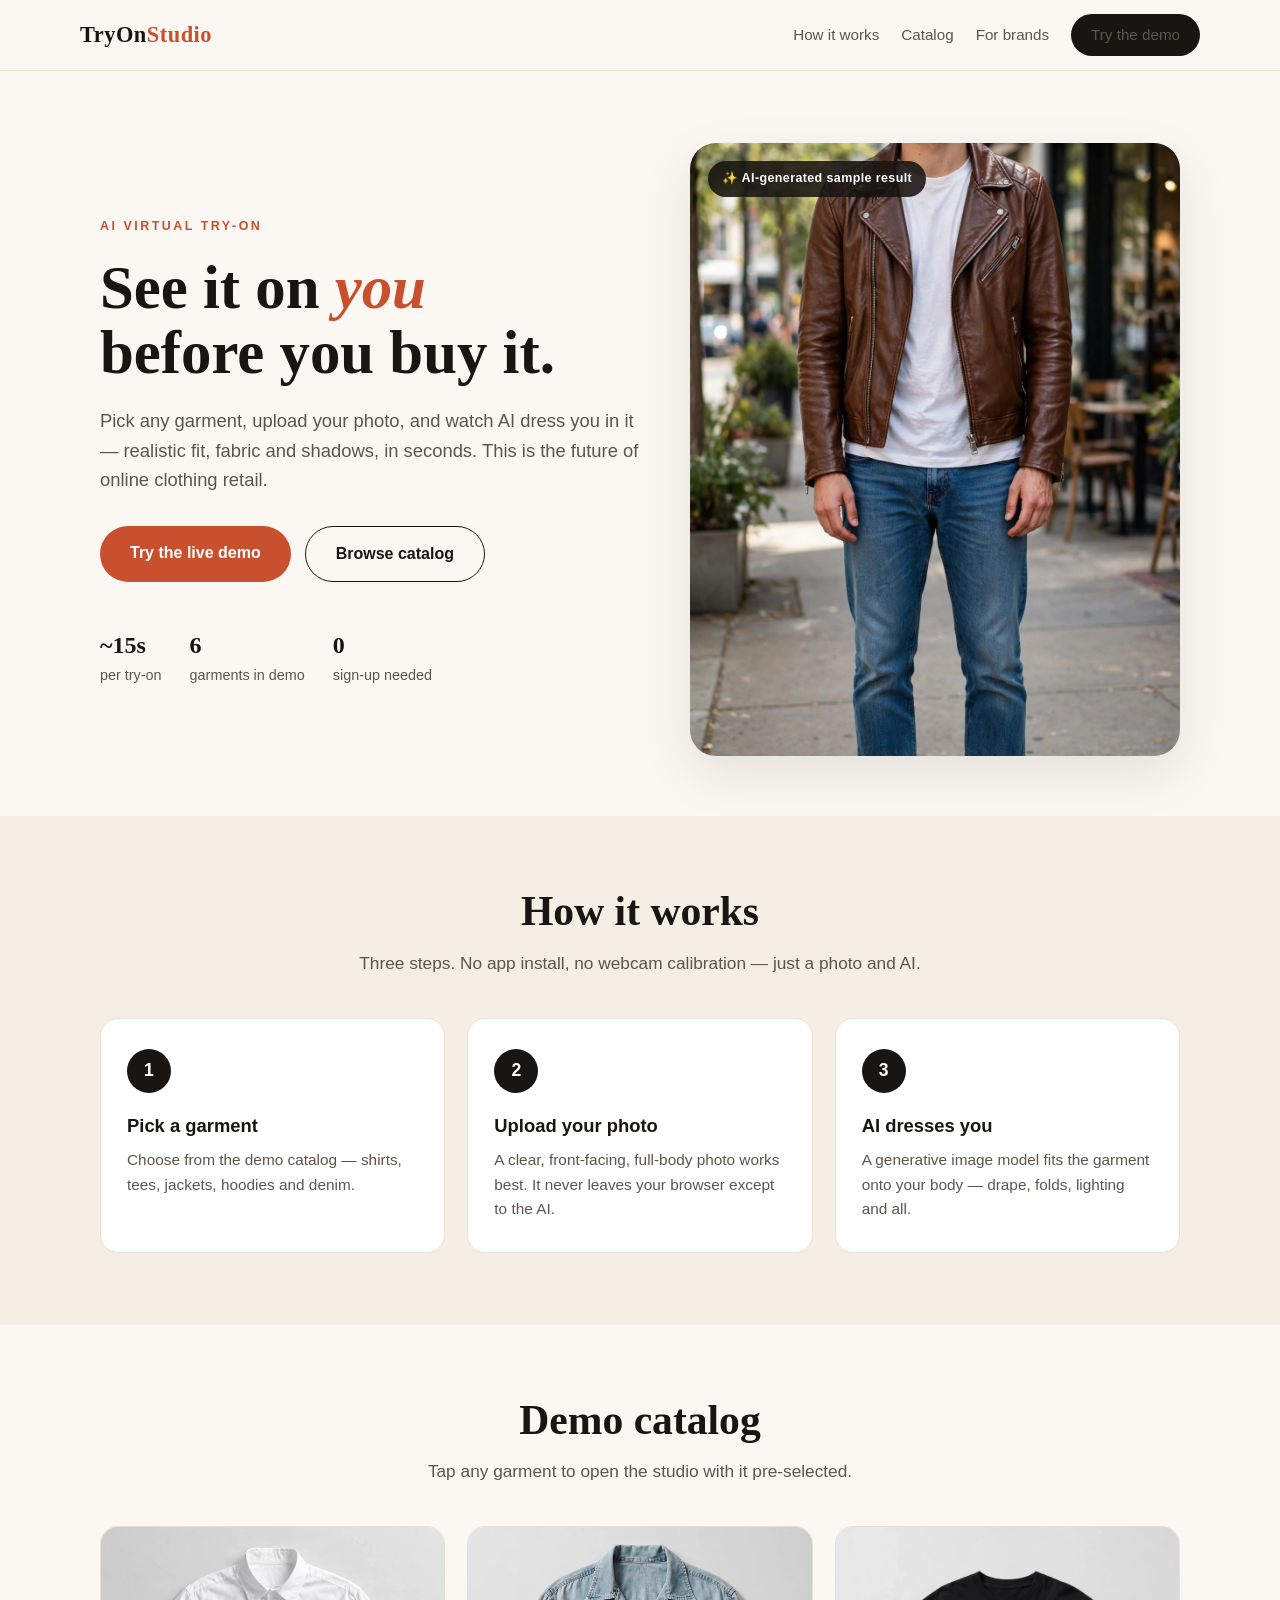
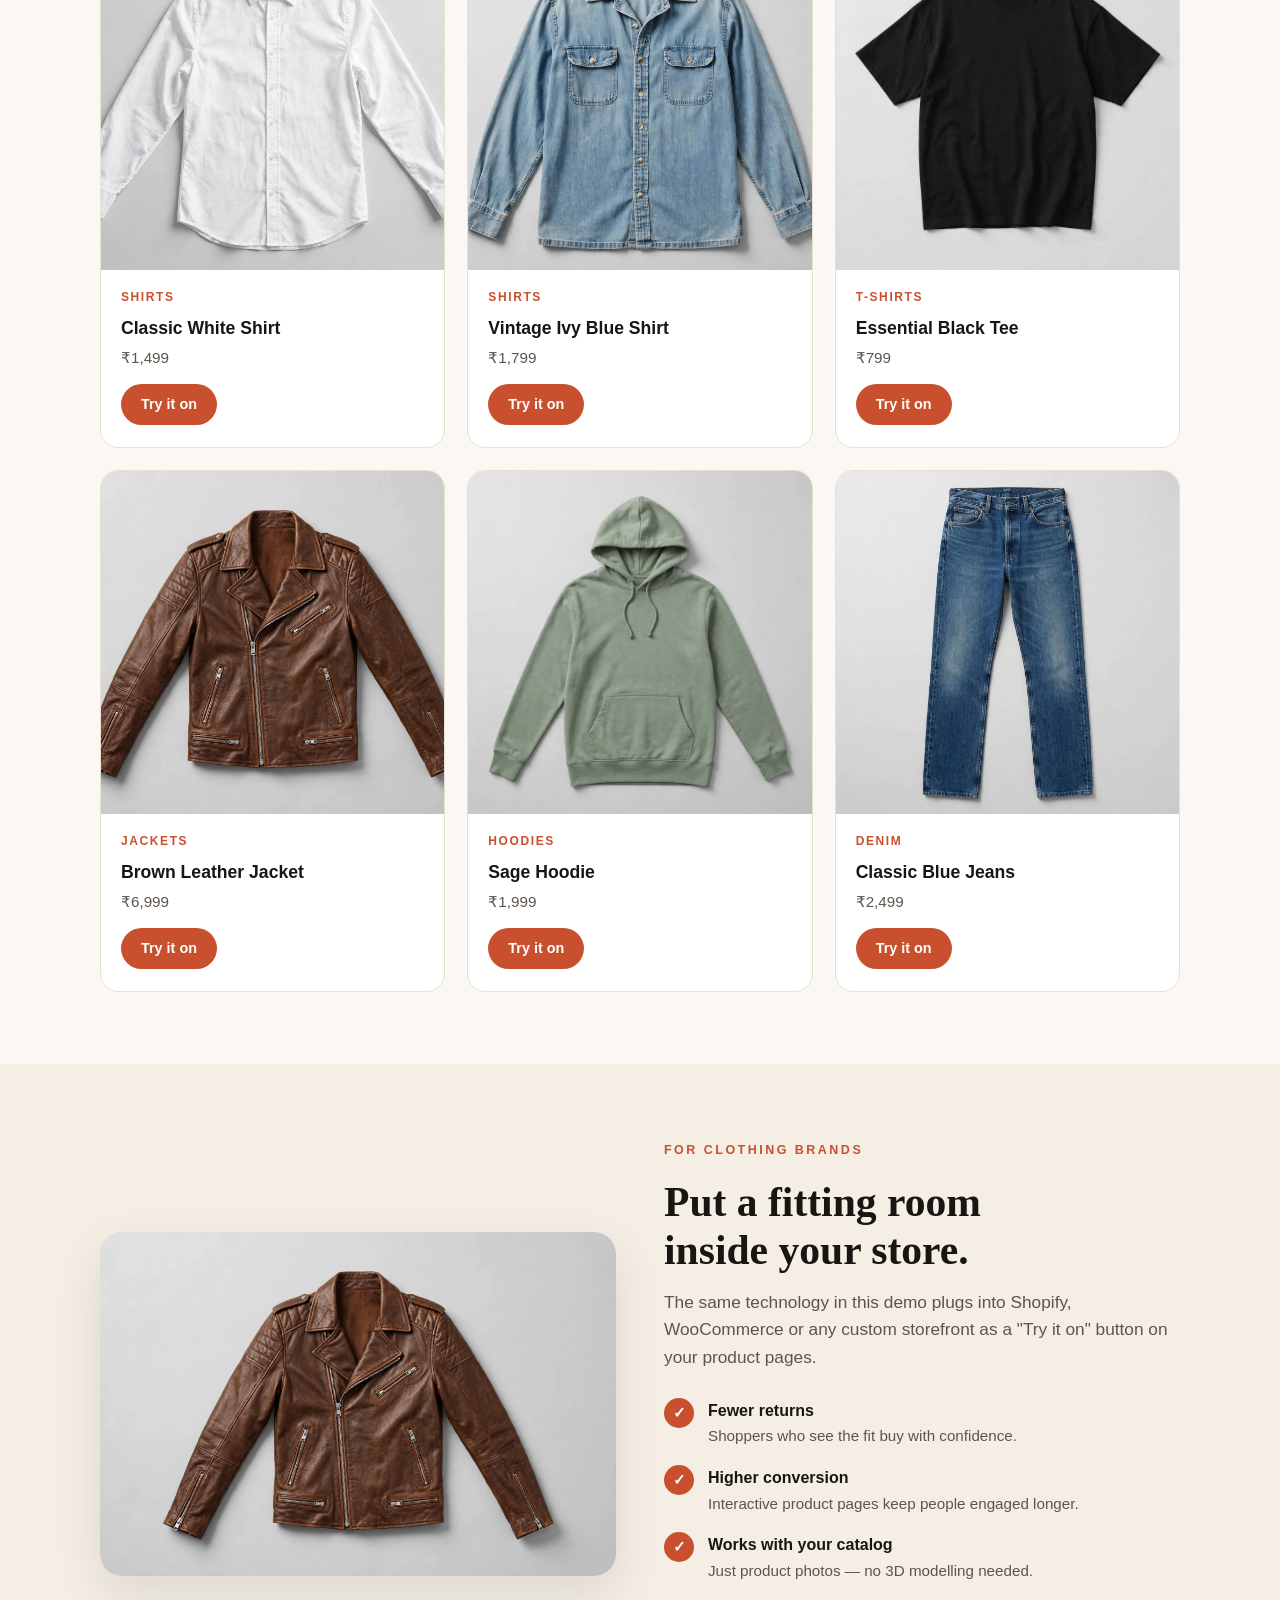
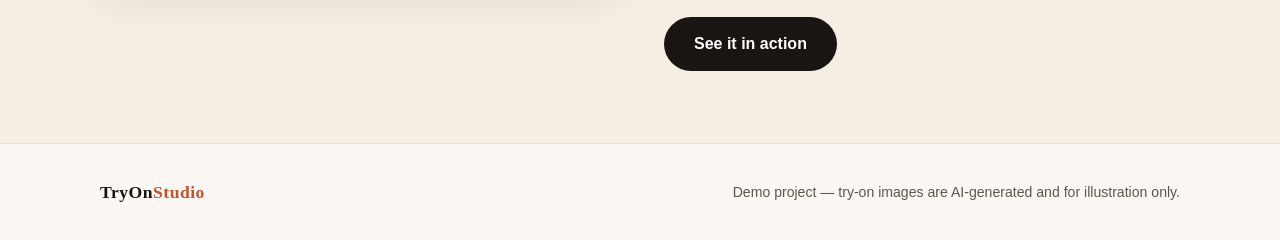
<file: index.html>
<!DOCTYPE html>
<html lang="en">
<head>
  <meta charset="UTF-8" />
  <meta name="viewport" content="width=device-width, initial-scale=1.0" />
  <title>TryOn Studio — AI Virtual Try-On for Clothing Brands</title>
  <meta name="description" content="See it on you before you buy it. AI-powered virtual try-on demo for clothing brands." />
  <link rel="stylesheet" href="styles.css" />
</head>
<body>

  <nav class="nav">
    <div class="wrap nav-inner">
      <a class="logo" href="index.html">TryOn<span>Studio</span></a>
      <div class="nav-links">
        <a href="#how">How it works</a>
        <a href="#catalog">Catalog</a>
        <a href="#brands">For brands</a>
        <a class="btn btn-sm" href="studio.html">Try the demo</a>
      </div>
    </div>
  </nav>

  <header class="hero">
    <div class="wrap hero-grid">
      <div>
        <span class="eyebrow">AI Virtual Try-On</span>
        <h1>See it on <em>you</em><br />before you buy it.</h1>
        <p class="lead">
          Pick any garment, upload your photo, and watch AI dress you in it —
          realistic fit, fabric and shadows, in seconds. This is the future of
          online clothing retail.
        </p>
        <div class="hero-cta">
          <a class="btn btn-accent" href="studio.html">Try the live demo</a>
          <a class="btn btn-ghost" href="#catalog">Browse catalog</a>
        </div>
        <div class="trust-row">
          <div><strong>~15s</strong>per try-on</div>
          <div><strong>6</strong>garments in demo</div>
          <div><strong>0</strong>sign-up needed</div>
        </div>
      </div>
      <div class="hero-visual">
        <span class="badge-ai">AI-generated sample result</span>
        <img class="main" src="assets/sample-tryon-result.jpg" alt="AI virtual try-on sample — model wearing a brown leather jacket" />
      </div>
    </div>
  </header>

  <section class="section alt" id="how">
    <div class="wrap">
      <div class="center">
        <h2>How it works</h2>
        <p class="sub">Three steps. No app install, no webcam calibration — just a photo and AI.</p>
      </div>
      <div class="steps">
        <div class="step">
          <div class="num">1</div>
          <h3>Pick a garment</h3>
          <p>Choose from the demo catalog — shirts, tees, jackets, hoodies and denim.</p>
        </div>
        <div class="step">
          <div class="num">2</div>
          <h3>Upload your photo</h3>
          <p>A clear, front-facing, full-body photo works best. It never leaves your browser except to the AI.</p>
        </div>
        <div class="step">
          <div class="num">3</div>
          <h3>AI dresses you</h3>
          <p>A generative image model fits the garment onto your body — drape, folds, lighting and all.</p>
        </div>
      </div>
    </div>
  </section>

  <section class="section" id="catalog">
    <div class="wrap">
      <div class="center">
        <h2>Demo catalog</h2>
        <p class="sub">Tap any garment to open the studio with it pre-selected.</p>
      </div>
      <div class="catalog-grid" id="catalogGrid"></div>
    </div>
  </section>

  <section class="section alt" id="brands">
    <div class="wrap brand-grid">
      <div>
        <img src="assets/garment-brown-leather-jacket.jpg" alt="Brown leather jacket product photo" />
      </div>
      <div>
        <span class="eyebrow">For clothing brands</span>
        <h2>Put a fitting room<br />inside your store.</h2>
        <p class="sub" style="margin-bottom:0">
          The same technology in this demo plugs into Shopify, WooCommerce or any
          custom storefront as a "Try it on" button on your product pages.
        </p>
        <ul class="perks">
          <li>
            <span class="tick">✓</span>
            <div><strong>Fewer returns</strong><span>Shoppers who see the fit buy with confidence.</span></div>
          </li>
          <li>
            <span class="tick">✓</span>
            <div><strong>Higher conversion</strong><span>Interactive product pages keep people engaged longer.</span></div>
          </li>
          <li>
            <span class="tick">✓</span>
            <div><strong>Works with your catalog</strong><span>Just product photos — no 3D modelling needed.</span></div>
          </li>
        </ul>
        <a class="btn" href="studio.html">See it in action</a>
      </div>
    </div>
  </section>

  <footer>
    <div class="wrap foot">
      <a class="logo" href="index.html" style="font-size:1.1rem">TryOn<span>Studio</span></a>
      <p>Demo project — try-on images are AI-generated and for illustration only.</p>
    </div>
  </footer>

  <script src="assets/garments.js"></script>
  <script>
    // Render the catalog grid from the shared garment list
    const grid = document.getElementById("catalogGrid");
    window.GARMENTS.forEach((g) => {
      const card = document.createElement("div");
      card.className = "card";
      card.innerHTML = `
        <div class="thumb"><img src="${g.img}" alt="${g.name}" loading="lazy" /></div>
        <div class="card-body">
          <div class="cat">${g.category}</div>
          <h3>${g.name}</h3>
          <div class="price">${g.price}</div>
          <a class="btn btn-sm btn-accent" href="studio.html?g=${g.id}">Try it on</a>
        </div>`;
      grid.appendChild(card);
    });
  </script>
</body>
</html>
</file>
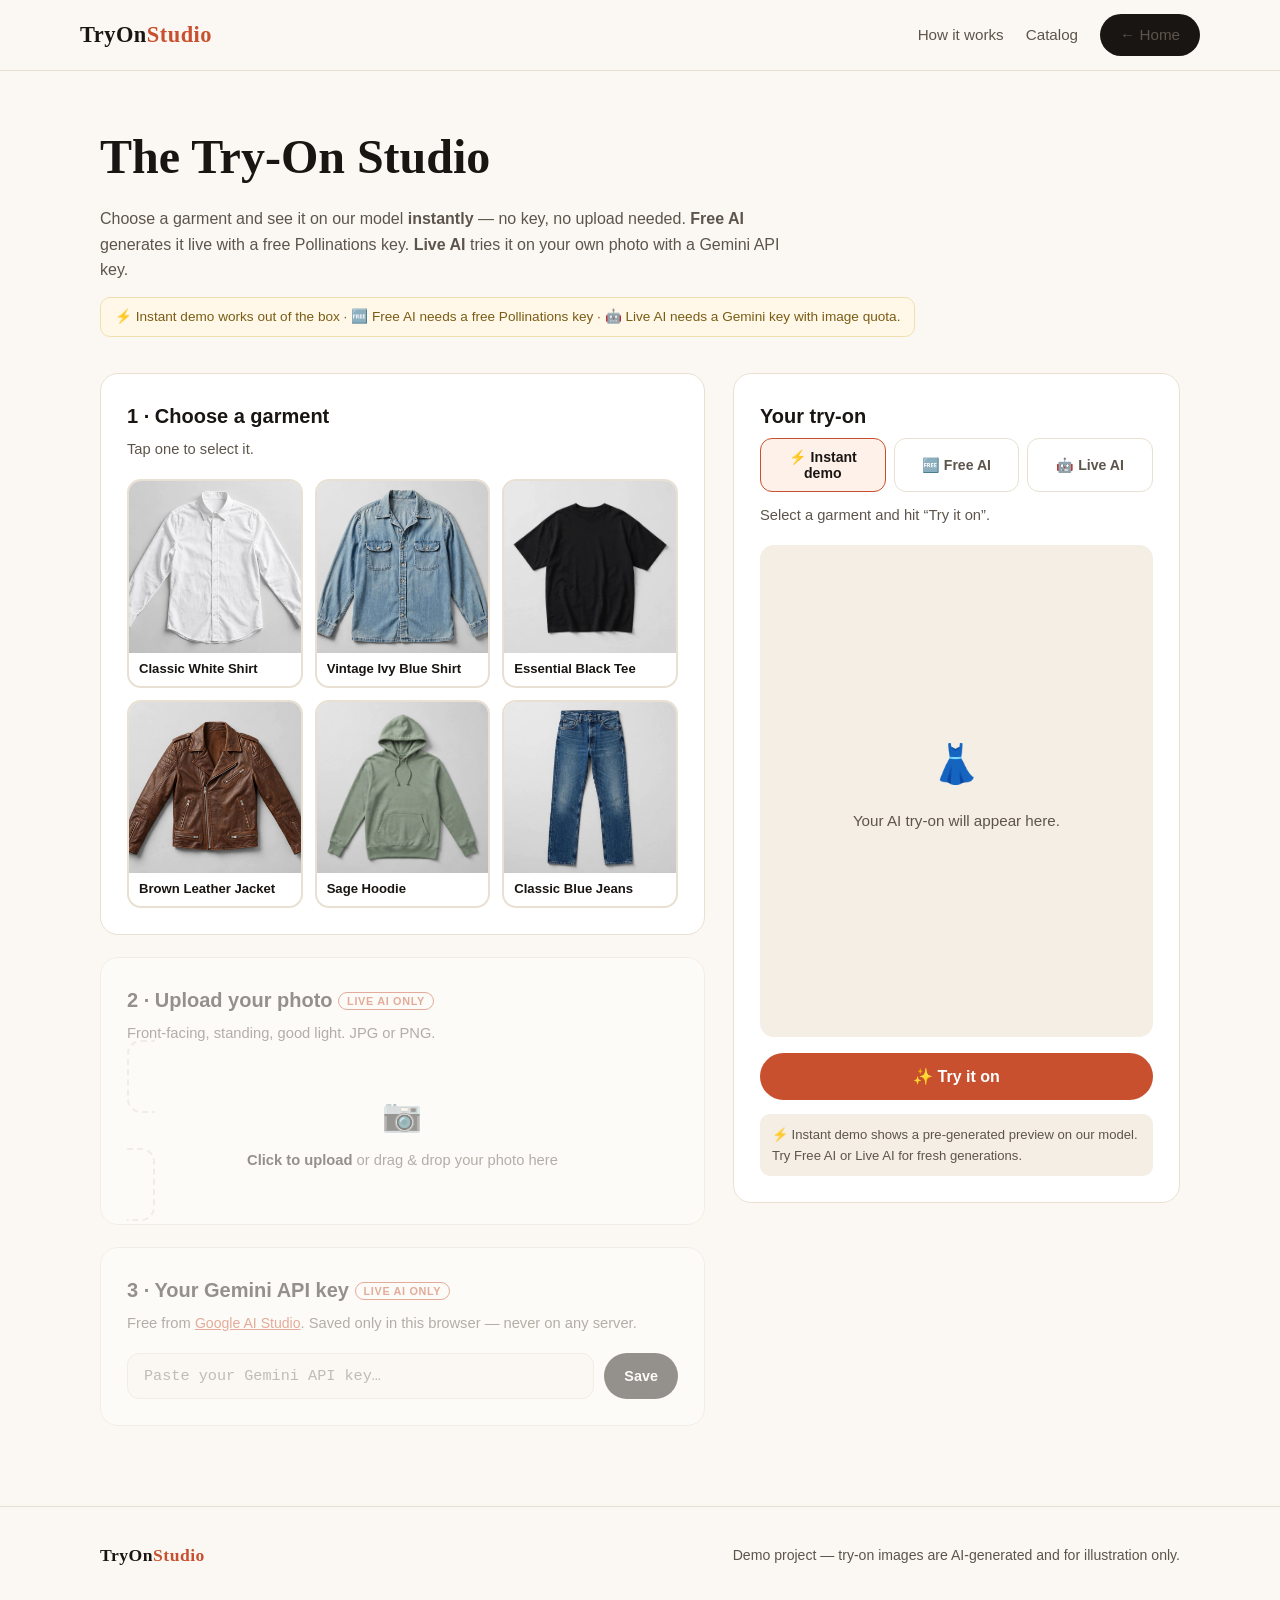
<file: studio.html>
<!DOCTYPE html>
<html lang="en">
<head>
  <meta charset="UTF-8" />
  <meta name="viewport" content="width=device-width, initial-scale=1.0" />
  <title>Try-On Studio — Virtual Try-On Demo</title>
  <meta name="description" content="Upload your photo, pick a garment, and let AI show you wearing it." />
  <link rel="stylesheet" href="styles.css" />
</head>
<body>

  <nav class="nav">
    <div class="wrap nav-inner">
      <a class="logo" href="index.html">TryOn<span>Studio</span></a>
      <div class="nav-links">
        <a href="index.html#how">How it works</a>
        <a href="index.html#catalog">Catalog</a>
        <a class="btn btn-sm" href="index.html">← Home</a>
      </div>
    </div>
  </nav>

  <div class="wrap">
    <div class="studio-head">
      <h1>The Try-On Studio</h1>
      <p>Choose a garment and see it on our model <strong>instantly</strong> — no key, no upload needed. <strong>Free AI</strong> generates it live with a free Pollinations key. <strong>Live AI</strong> tries it on your own photo with a Gemini API key.</p>
      <span class="key-note">⚡ Instant demo works out of the box · 🆓 Free AI needs a free Pollinations key · 🤖 Live AI needs a Gemini key with image quota.</span>
    </div>

    <div class="studio-grid">
      <!-- Controls -->
      <div>
        <div class="panel">
          <h2>1 · Choose a garment</h2>
          <p class="hint">Tap one to select it.</p>
          <div class="pick-grid" id="pickGrid"></div>
        </div>

        <div class="panel" id="photoPanel">
          <h2>2 · Upload your photo <span class="mode-tag">Live AI only</span></h2>
          <p class="hint">Front-facing, standing, good light. JPG or PNG.</p>
          <label class="upload-zone" id="uploadZone">
            <input type="file" id="photoInput" accept="image/*" />
            <div class="big">📷</div>
            <p><strong>Click to upload</strong> or drag &amp; drop your photo here</p>
          </label>
          <div class="photo-preview" id="photoPreview">
            <img id="photoImg" alt="Your uploaded photo" />
            <button id="removePhoto" type="button">Remove photo ✕</button>
          </div>
        </div>

        <div class="panel" id="keyPanel">
          <h2>3 · Your Gemini API key <span class="mode-tag">Live AI only</span></h2>
          <p class="hint">
            Free from <a class="small-link" href="https://aistudio.google.com/apikey" target="_blank" rel="noopener">Google AI Studio</a>.
            Saved only in this browser — never on any server.
          </p>
          <div class="key-row">
            <input type="password" id="apiKey" placeholder="Paste your Gemini API key…" autocomplete="off" spellcheck="false" />
            <button class="btn btn-sm" id="saveKey" type="button">Save</button>
          </div>
          <div class="key-saved" id="keySaved">✓ Key saved in this browser.</div>
        </div>
      </div>

      <!-- Result -->
      <div class="panel result-panel">
        <h2>Your try-on</h2>
        <div class="mode-toggle">
          <button type="button" class="mode-pill active" id="modeDemo">⚡ Instant demo</button>
          <button type="button" class="mode-pill" id="modeFree">🆓 Free AI</button>
          <button type="button" class="mode-pill" id="modeLive">🤖 Live AI</button>
        </div>
        <div class="free-key-wrap" id="freeKeyWrap" style="display:none">
          <p class="hint">Free key from <a class="small-link" href="https://enter.pollinations.ai/keys" target="_blank" rel="noopener">enter.pollinations.ai</a> — no card needed. Saved only in this browser.</p>
          <div class="key-row">
            <input type="password" id="freeKey" placeholder="Paste your Pollinations API key…" autocomplete="off" spellcheck="false" />
            <button class="btn btn-sm" id="saveFreeKey" type="button">Save</button>
          </div>
          <div class="key-saved" id="freeKeySaved">✓ Key saved in this browser.</div>
        </div>
        <p class="hint" id="selectionHint">Select a garment and hit “Try it on”.</p>
        <div class="result-stage" id="resultStage">
          <div class="placeholder" id="resultPlaceholder">
            <div class="big">👗</div>
            <p>Your AI try-on will appear here.</p>
          </div>
        </div>
        <div class="error-box" id="errorBox"></div>
        <div class="result-actions">
          <button class="btn btn-accent" id="generateBtn" type="button">✨ Try it on</button>
        </div>
        <div class="result-actions" id="afterActions" style="display:none">
          <a class="btn" id="downloadBtn" download="tryon-result.jpg" href="#">⬇ Download</a>
          <button class="btn btn-ghost" id="againBtn" type="button">Try another</button>
        </div>
        <div class="demo-note" id="demoNote">⚡ Instant demo shows a pre-generated preview on our model. Try Free AI or Live AI for fresh generations.</div>
        <div class="demo-note" id="freeNote" style="display:none">🆓 Free AI generates a fresh try-on on our model photo via Pollinations (free key above). Your own photo isn't used in this mode — switch to Live AI for that.</div>
      </div>
    </div>
  </div>

  <footer>
    <div class="wrap foot">
      <a class="logo" href="index.html" style="font-size:1.1rem">TryOn<span>Studio</span></a>
      <p>Demo project — try-on images are AI-generated and for illustration only.</p>
    </div>
  </footer>

  <script src="assets/garments.js"></script>
  <script src="app.js"></script>
</body>
</html>
</file>
<file: styles.css>
/* Virtual Try-On demo — styles */

:root {
  --bg: #fbf8f3;
  --bg-soft: #f4eee4;
  --ink: #191512;
  --ink-soft: #5d554c;
  --accent: #c8502e;
  --accent-dark: #a63e22;
  --card: #ffffff;
  --line: #e8e0d2;
  --radius: 18px;
  --shadow: 0 18px 50px rgba(25, 21, 18, 0.1);
  --font-head: Georgia, "Times New Roman", serif;
  --font-body: -apple-system, BlinkMacSystemFont, "Segoe UI", Roboto, Helvetica, Arial, sans-serif;
}

* { box-sizing: border-box; }

body {
  margin: 0;
  font-family: var(--font-body);
  background: var(--bg);
  color: var(--ink);
  line-height: 1.6;
  -webkit-font-smoothing: antialiased;
}

img { max-width: 100%; display: block; }

.wrap { max-width: 1120px; margin: 0 auto; padding: 0 20px; }

/* ---------- Nav ---------- */
.nav {
  position: sticky; top: 0; z-index: 50;
  background: rgba(251, 248, 243, 0.92);
  backdrop-filter: blur(10px);
  border-bottom: 1px solid var(--line);
}
.nav-inner {
  display: flex; align-items: center; justify-content: space-between;
  padding: 14px 0;
}
.logo {
  font-family: var(--font-head);
  font-size: 1.4rem; font-weight: 700; letter-spacing: 0.5px;
  text-decoration: none; color: var(--ink);
}
.logo span { color: var(--accent); }
.nav-links { display: flex; gap: 22px; align-items: center; }
.nav-links a {
  color: var(--ink-soft); text-decoration: none; font-size: 0.95rem; font-weight: 500;
}
.nav-links a:hover { color: var(--ink); }

/* ---------- Buttons ---------- */
.btn {
  display: inline-block;
  background: var(--ink); color: #fff;
  padding: 14px 30px; border-radius: 999px;
  text-decoration: none; font-weight: 600; font-size: 1rem;
  border: none; cursor: pointer;
  transition: transform 0.15s ease, background 0.15s ease;
}
.btn:hover { background: #000; transform: translateY(-1px); }
.btn-accent { background: var(--accent); }
.btn-accent:hover { background: var(--accent-dark); }
.btn-ghost {
  background: transparent; color: var(--ink);
  border: 1.5px solid var(--ink);
}
.btn-ghost:hover { background: var(--ink); color: #fff; }
.btn-sm { padding: 9px 20px; font-size: 0.9rem; }
.btn:disabled { opacity: 0.5; cursor: not-allowed; transform: none; }

/* ---------- Hero ---------- */
.hero { padding: 72px 0 60px; }
.hero-grid {
  display: grid; grid-template-columns: 1.05fr 0.95fr; gap: 48px;
  align-items: center;
}
.eyebrow {
  display: inline-block;
  font-size: 0.78rem; font-weight: 700; letter-spacing: 2.5px;
  text-transform: uppercase; color: var(--accent);
  margin-bottom: 18px;
}
.hero h1 {
  font-family: var(--font-head);
  font-size: clamp(2.4rem, 5vw, 3.8rem);
  line-height: 1.08; margin: 0 0 20px; font-weight: 700;
}
.hero h1 em { font-style: italic; color: var(--accent); }
.hero p.lead {
  font-size: 1.15rem; color: var(--ink-soft);
  max-width: 34rem; margin: 0 0 32px;
}
.hero-cta { display: flex; gap: 14px; flex-wrap: wrap; }
.hero-visual { position: relative; }
.hero-visual img.main {
  border-radius: 26px; box-shadow: var(--shadow);
  aspect-ratio: 4 / 5; object-fit: cover; width: 100%;
}
.badge-ai {
  position: absolute; top: 18px; left: 18px;
  background: rgba(25, 21, 18, 0.88); color: #fff;
  font-size: 0.78rem; font-weight: 600; letter-spacing: 0.4px;
  padding: 8px 14px; border-radius: 999px;
}
.badge-ai::before { content: "✨ "; }
.trust-row {
  display: flex; gap: 28px; margin-top: 44px; flex-wrap: wrap;
}
.trust-row div { font-size: 0.9rem; color: var(--ink-soft); }
.trust-row strong { display: block; font-size: 1.5rem; color: var(--ink); font-family: var(--font-head); }

/* ---------- Sections ---------- */
.section { padding: 72px 0; }
.section.alt { background: var(--bg-soft); }
.section h2 {
  font-family: var(--font-head);
  font-size: clamp(1.8rem, 3.4vw, 2.6rem);
  margin: 0 0 14px; line-height: 1.15;
}
.section .sub { color: var(--ink-soft); max-width: 40rem; margin: 0 0 40px; font-size: 1.08rem; }
.center { text-align: center; }
.center .sub { margin-left: auto; margin-right: auto; }

/* Steps */
.steps { display: grid; grid-template-columns: repeat(3, 1fr); gap: 22px; }
.step {
  background: var(--card); border: 1px solid var(--line);
  border-radius: var(--radius); padding: 30px 26px;
}
.step .num {
  width: 44px; height: 44px; border-radius: 50%;
  background: var(--ink); color: #fff;
  display: flex; align-items: center; justify-content: center;
  font-weight: 700; font-size: 1.1rem; margin-bottom: 18px;
}
.step h3 { margin: 0 0 8px; font-size: 1.15rem; }
.step p { margin: 0; color: var(--ink-soft); font-size: 0.96rem; }

/* Catalog */
.catalog-grid {
  display: grid; grid-template-columns: repeat(3, 1fr); gap: 22px;
}
.card {
  background: var(--card); border: 1px solid var(--line);
  border-radius: var(--radius); overflow: hidden;
  transition: transform 0.18s ease, box-shadow 0.18s ease;
}
.card:hover { transform: translateY(-4px); box-shadow: var(--shadow); }
.card .thumb { aspect-ratio: 1 / 1; overflow: hidden; background: #eee; }
.card .thumb img { width: 100%; height: 100%; object-fit: cover; transition: transform 0.3s ease; }
.card:hover .thumb img { transform: scale(1.04); }
.card-body { padding: 18px 20px 22px; }
.card-body .cat { font-size: 0.75rem; font-weight: 700; letter-spacing: 1.6px; text-transform: uppercase; color: var(--accent); }
.card-body h3 { margin: 6px 0 4px; font-size: 1.1rem; }
.card-body .price { color: var(--ink-soft); font-size: 0.95rem; margin-bottom: 14px; }

/* Brand section */
.brand-grid { display: grid; grid-template-columns: 1fr 1fr; gap: 48px; align-items: center; }
.brand-grid img { border-radius: 22px; box-shadow: var(--shadow); }
.perks { list-style: none; padding: 0; margin: 26px 0 34px; display: grid; gap: 16px; }
.perks li { display: flex; gap: 14px; align-items: flex-start; }
.perks .tick {
  flex: none; width: 30px; height: 30px; border-radius: 50%;
  background: var(--accent); color: #fff;
  display: flex; align-items: center; justify-content: center; font-weight: 700;
}
.perks strong { display: block; }
.perks span { color: var(--ink-soft); font-size: 0.95rem; }

/* Footer */
footer { border-top: 1px solid var(--line); padding: 34px 0; }
.foot { display: flex; justify-content: space-between; align-items: center; gap: 16px; flex-wrap: wrap; }
.foot p { margin: 0; color: var(--ink-soft); font-size: 0.88rem; }

/* ---------- Studio ---------- */
.studio-head { padding: 48px 0 8px; }
.studio-head h1 { font-family: var(--font-head); font-size: clamp(2rem, 4vw, 3rem); margin: 0 0 10px; }
.studio-head p { color: var(--ink-soft); max-width: 44rem; margin: 0; }
.key-note {
  display: inline-block; margin-top: 14px; font-size: 0.85rem;
  background: #fff8e8; border: 1px solid #f0dfae; color: #7a5c14;
  padding: 8px 14px; border-radius: 10px;
}
.studio-grid {
  display: grid; grid-template-columns: 1.15fr 0.85fr; gap: 28px;
  padding: 28px 0 80px; align-items: start;
}
.panel {
  background: var(--card); border: 1px solid var(--line);
  border-radius: var(--radius); padding: 26px;
}
.panel + .panel { margin-top: 22px; }
.panel h2 { font-size: 1.25rem; margin: 0 0 6px; font-family: var(--font-body); font-weight: 700; }
.panel .hint { color: var(--ink-soft); font-size: 0.92rem; margin: 0 0 18px; }
.pick-grid { display: grid; grid-template-columns: repeat(3, 1fr); gap: 12px; }
.pick {
  border: 2px solid var(--line); border-radius: 14px; overflow: hidden;
  cursor: pointer; background: #fff; padding: 0; text-align: left;
  transition: border-color 0.15s ease, transform 0.15s ease;
  font-family: inherit;
}
.pick:hover { transform: translateY(-2px); }
.pick.selected { border-color: var(--accent); box-shadow: 0 0 0 3px rgba(200, 80, 46, 0.18); }
.pick img { aspect-ratio: 1 / 1; object-fit: cover; width: 100%; }
.pick .pname { font-size: 0.82rem; font-weight: 600; padding: 8px 10px 10px; color: var(--ink); }

.upload-zone {
  border: 2px dashed var(--line); border-radius: 14px;
  padding: 26px; text-align: center; cursor: pointer;
  transition: border-color 0.15s ease, background 0.15s ease;
}
.upload-zone:hover, .upload-zone.dragover { border-color: var(--accent); background: #fff7f2; }
.upload-zone input { display: none; }
.upload-zone .big { font-size: 2rem; margin-bottom: 8px; }
.upload-zone p { margin: 0; color: var(--ink-soft); font-size: 0.92rem; }
.upload-zone p strong { color: var(--ink); }
.photo-preview { margin-top: 16px; display: none; }
.photo-preview.show { display: block; }
.photo-preview img { border-radius: 14px; max-height: 320px; width: 100%; object-fit: cover; }
.photo-preview button {
  margin-top: 10px; background: none; border: none; color: var(--accent);
  font-weight: 600; cursor: pointer; font-size: 0.9rem; padding: 0;
}

.key-row { display: flex; gap: 10px; }
.key-row input {
  flex: 1; padding: 13px 16px; border: 1.5px solid var(--line);
  border-radius: 12px; font-size: 0.95rem; font-family: monospace;
  background: var(--bg);
}
.key-row input:focus { outline: none; border-color: var(--accent); }
.key-saved { font-size: 0.85rem; color: #2e7d32; margin-top: 8px; display: none; }
.key-saved.show { display: block; }
.small-link { font-size: 0.88rem; color: var(--accent); }

/* Result panel */
.result-panel { position: sticky; top: 92px; }
.result-stage {
  background: var(--bg-soft); border-radius: 14px;
  aspect-ratio: 4 / 5; display: flex; align-items: center; justify-content: center;
  overflow: hidden; position: relative; text-align: center;
}
.result-stage .placeholder { padding: 30px; color: var(--ink-soft); font-size: 0.95rem; }
.result-stage .placeholder .big { font-size: 2.4rem; margin-bottom: 10px; }
.result-stage img.out { width: 100%; height: 100%; object-fit: cover; }

/* Mode toggle + demo preview */
.mode-toggle { display: flex; gap: 8px; margin-bottom: 12px; }
.mode-pill {
  flex: 1; padding: 10px 8px; border-radius: 12px; cursor: pointer;
  border: 1.5px solid var(--line); background: #fff; color: var(--ink-soft);
  font-family: var(--font-body); font-weight: 700; font-size: 0.88rem;
  transition: border-color 0.15s, background 0.15s, color 0.15s;
}
.mode-pill.active {
  border-color: var(--accent); background: #fdf1ea; color: var(--ink);
}
.mode-tag {
  font-family: var(--font-body); font-size: 0.68rem; font-weight: 700;
  text-transform: uppercase; letter-spacing: 0.06em; color: var(--accent);
  border: 1px solid var(--accent); border-radius: 999px; padding: 2px 8px;
  vertical-align: middle; white-space: nowrap;
}
.panel.dimmed { opacity: 0.45; }
.demo-badge {
  position: absolute; top: 12px; left: 12px; z-index: 2;
  background: rgba(25, 21, 18, 0.82); color: #fff;
  font-size: 0.75rem; font-weight: 700; padding: 6px 12px; border-radius: 999px;
}
.demo-note {
  margin-top: 14px; font-size: 0.82rem; color: var(--ink-soft);
  background: var(--bg-soft); border-radius: 10px; padding: 10px 12px;
}
.free-key-wrap { margin-bottom: 12px; }
.free-key-wrap .hint { margin-top: 0; }
.spinner {
  width: 46px; height: 46px; border-radius: 50%;
  border: 4px solid var(--line); border-top-color: var(--accent);
  animation: spin 0.9s linear infinite; margin: 0 auto 16px;
}
@keyframes spin { to { transform: rotate(360deg); } }
.status-line { font-weight: 600; }
.result-actions { display: flex; gap: 10px; margin-top: 16px; flex-wrap: wrap; }
.result-actions .btn { flex: 1; text-align: center; }
.error-box {
  display: none; margin-top: 14px; font-size: 0.9rem;
  background: #fdecea; border: 1px solid #f5c6c0; color: #a32c1e;
  padding: 12px 16px; border-radius: 10px;
}
.error-box.show { display: block; }
.sample-link { margin-top: 14px; font-size: 0.9rem; text-align: center; }
.sample-link button {
  background: none; border: none; color: var(--accent);
  font-weight: 600; cursor: pointer; font-size: 0.9rem; text-decoration: underline;
  padding: 0;
}

/* Modal */
.modal {
  display: none; position: fixed; inset: 0; z-index: 100;
  background: rgba(20, 15, 10, 0.8);
  align-items: center; justify-content: center; padding: 20px;
}
.modal.open { display: flex; }
.modal-box {
  background: #fff; border-radius: 20px; max-width: 520px; width: 100%;
  overflow: hidden; box-shadow: var(--shadow);
}
.modal-box img { width: 100%; aspect-ratio: 4 / 5; object-fit: cover; }
.modal-box .mbody { padding: 20px 24px 26px; }
.modal-box .mbody h3 { margin: 0 0 6px; }
.modal-box .mbody p { margin: 0 0 18px; color: var(--ink-soft); font-size: 0.94rem; }

/* Responsive */
@media (max-width: 900px) {
  .hero-grid, .brand-grid, .studio-grid { grid-template-columns: 1fr; }
  .steps { grid-template-columns: 1fr; }
  .catalog-grid { grid-template-columns: repeat(2, 1fr); }
  .result-panel { position: static; }
  .nav-links a:not(.btn) { display: none; }
  .hero { padding: 48px 0 40px; }
}
@media (max-width: 560px) {
  .catalog-grid, .pick-grid { grid-template-columns: repeat(2, 1fr); }
  .key-row { flex-direction: column; }
}
</file>
